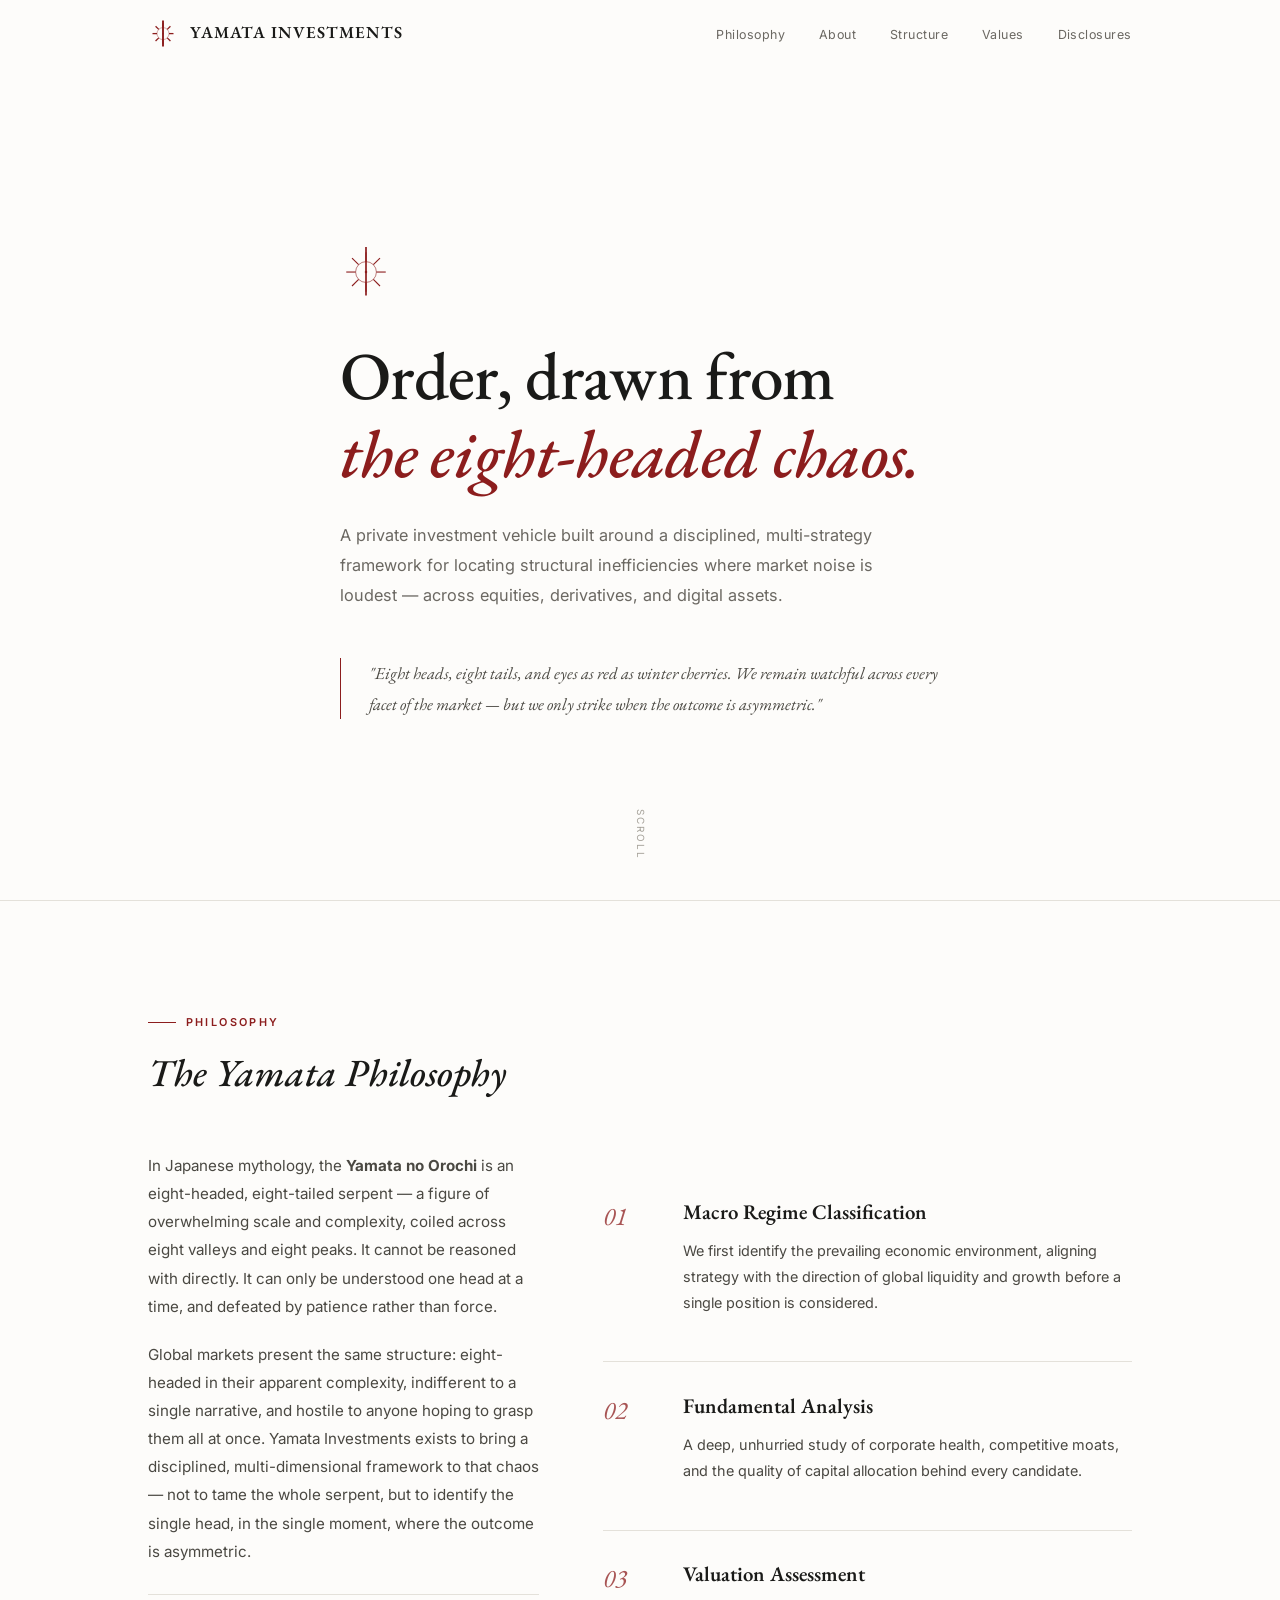
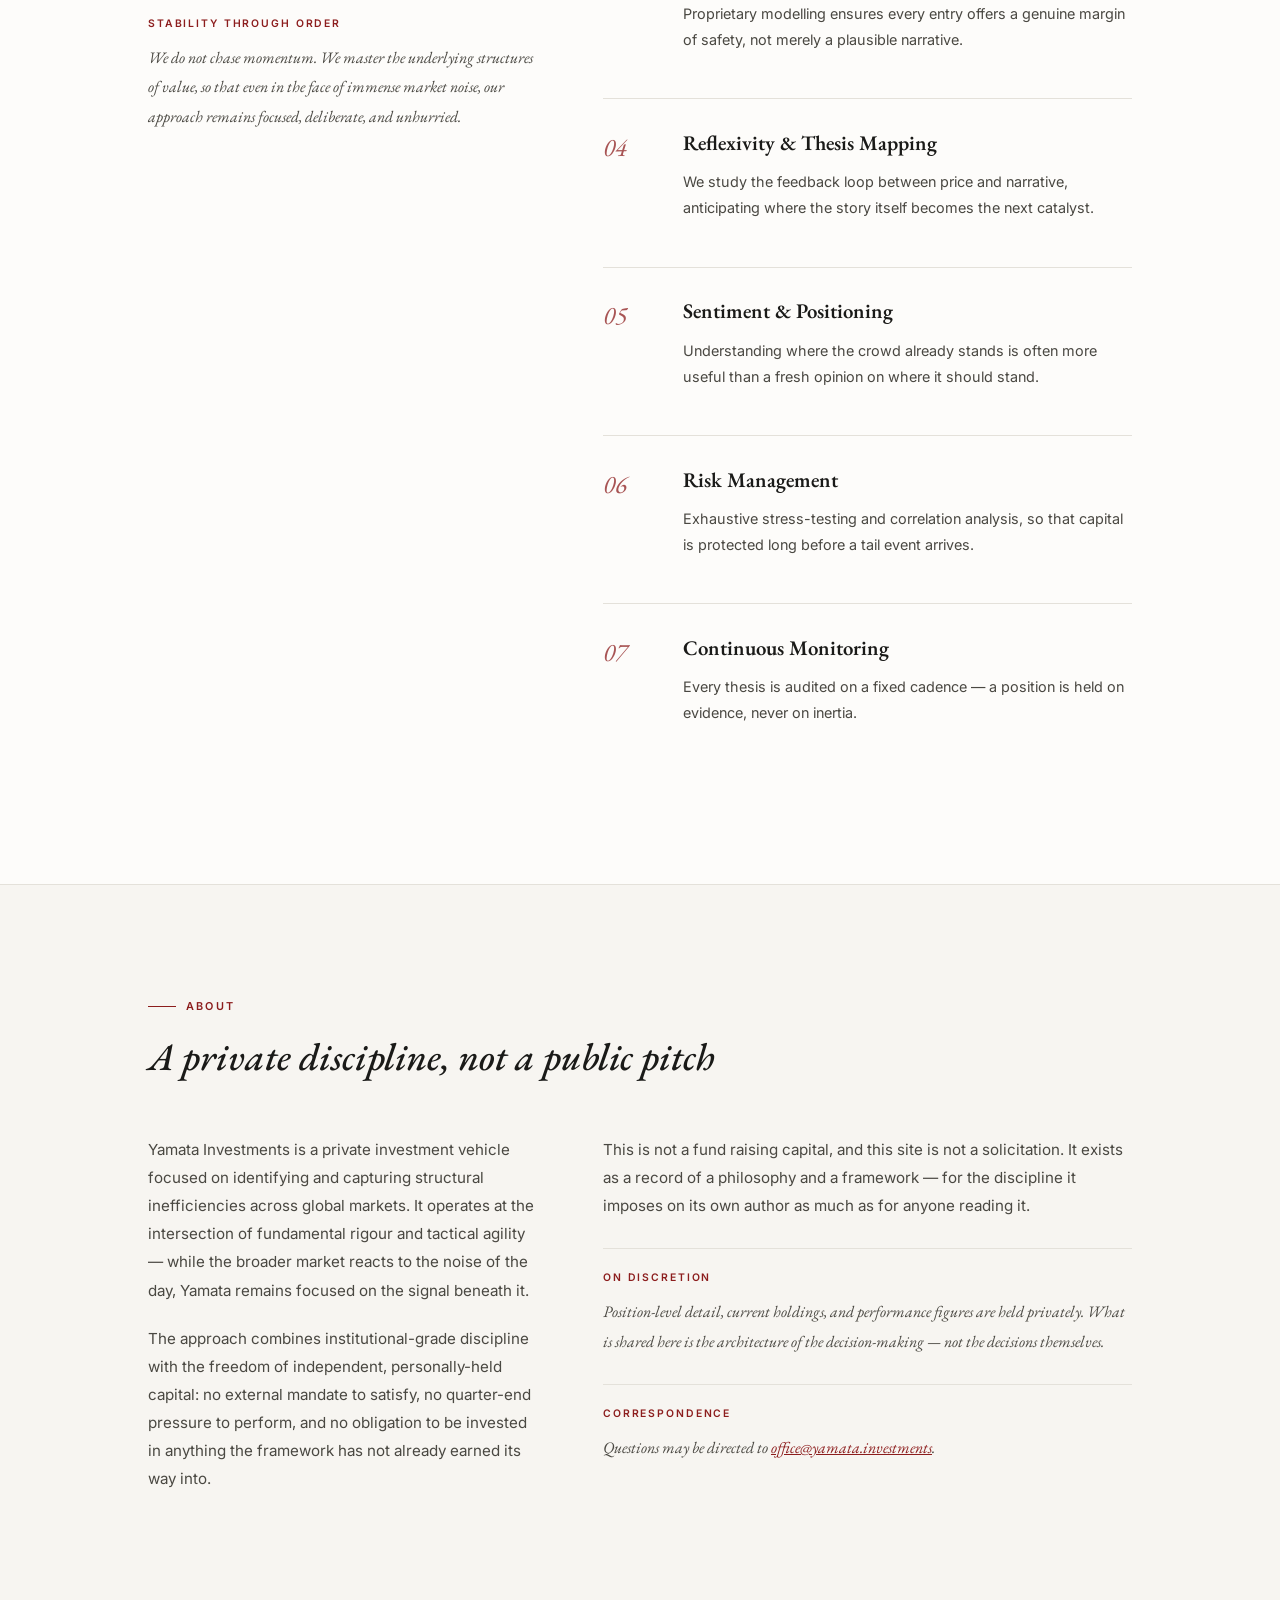
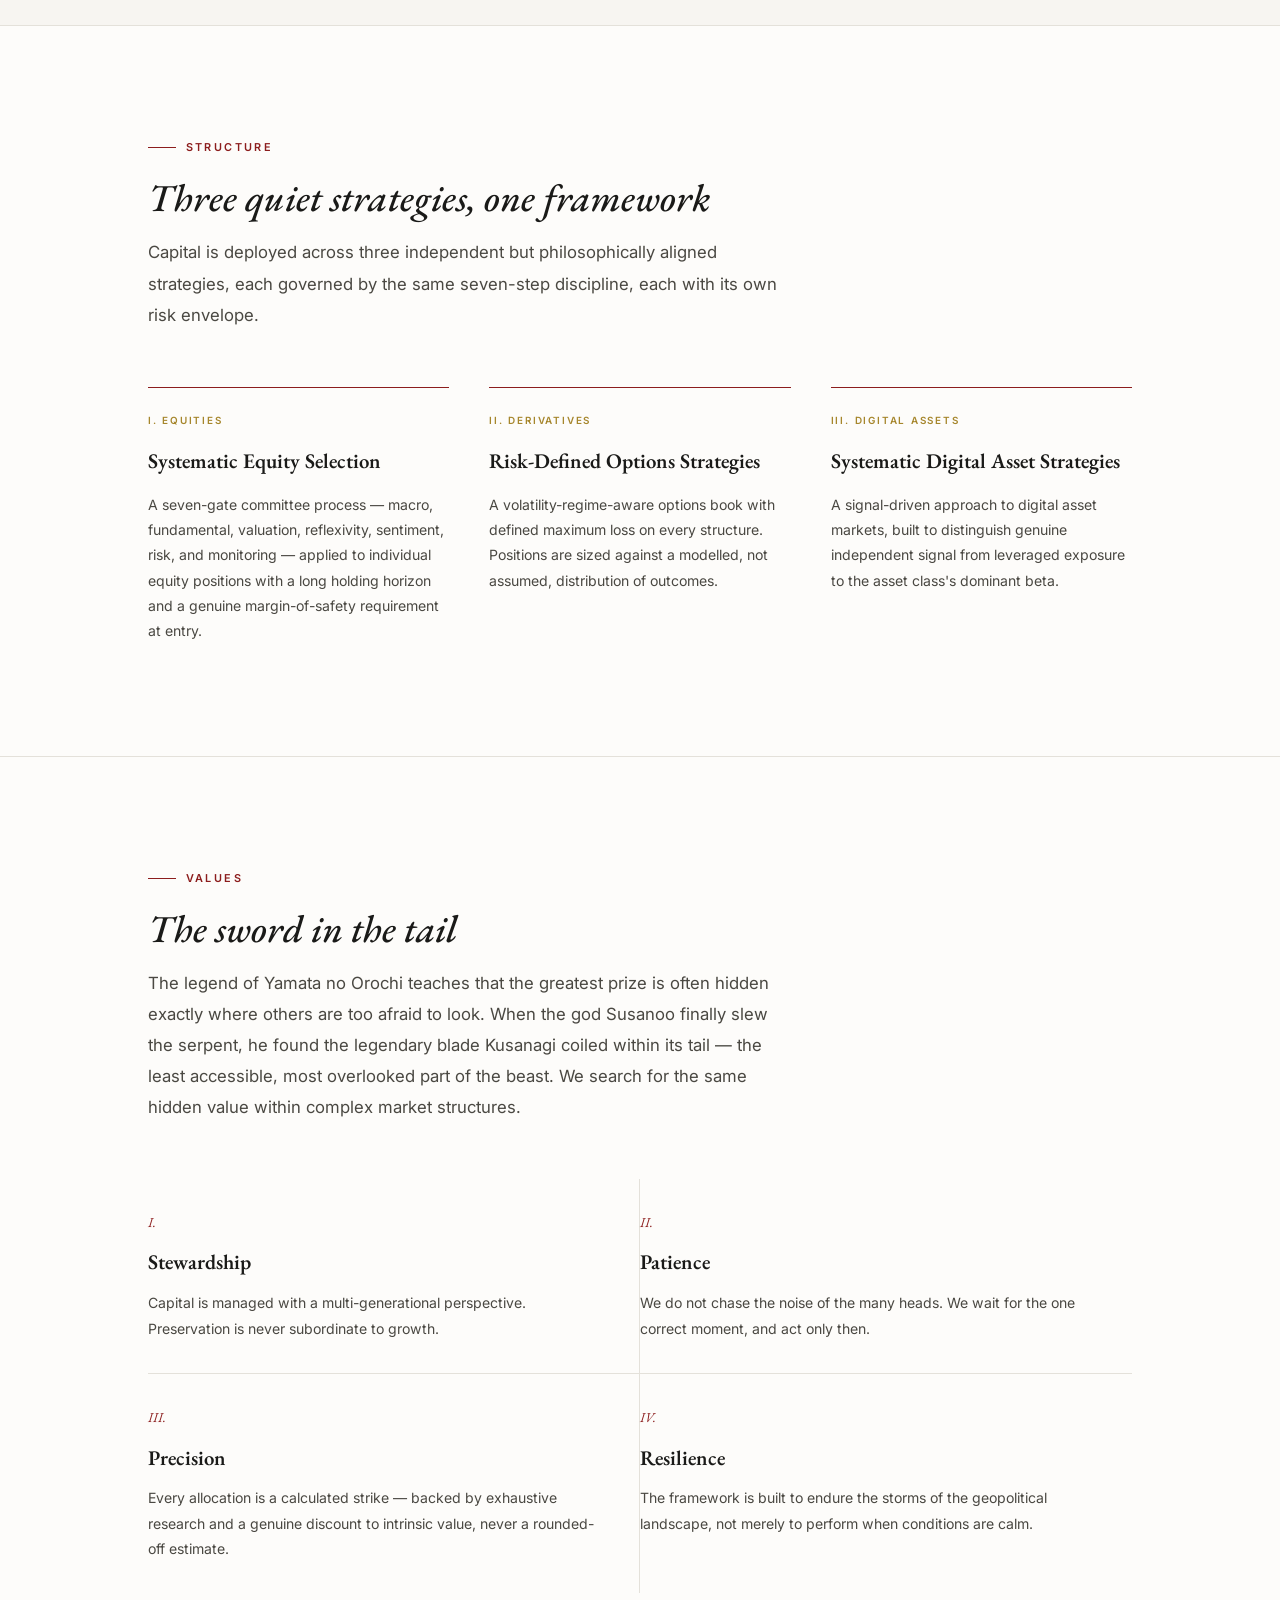
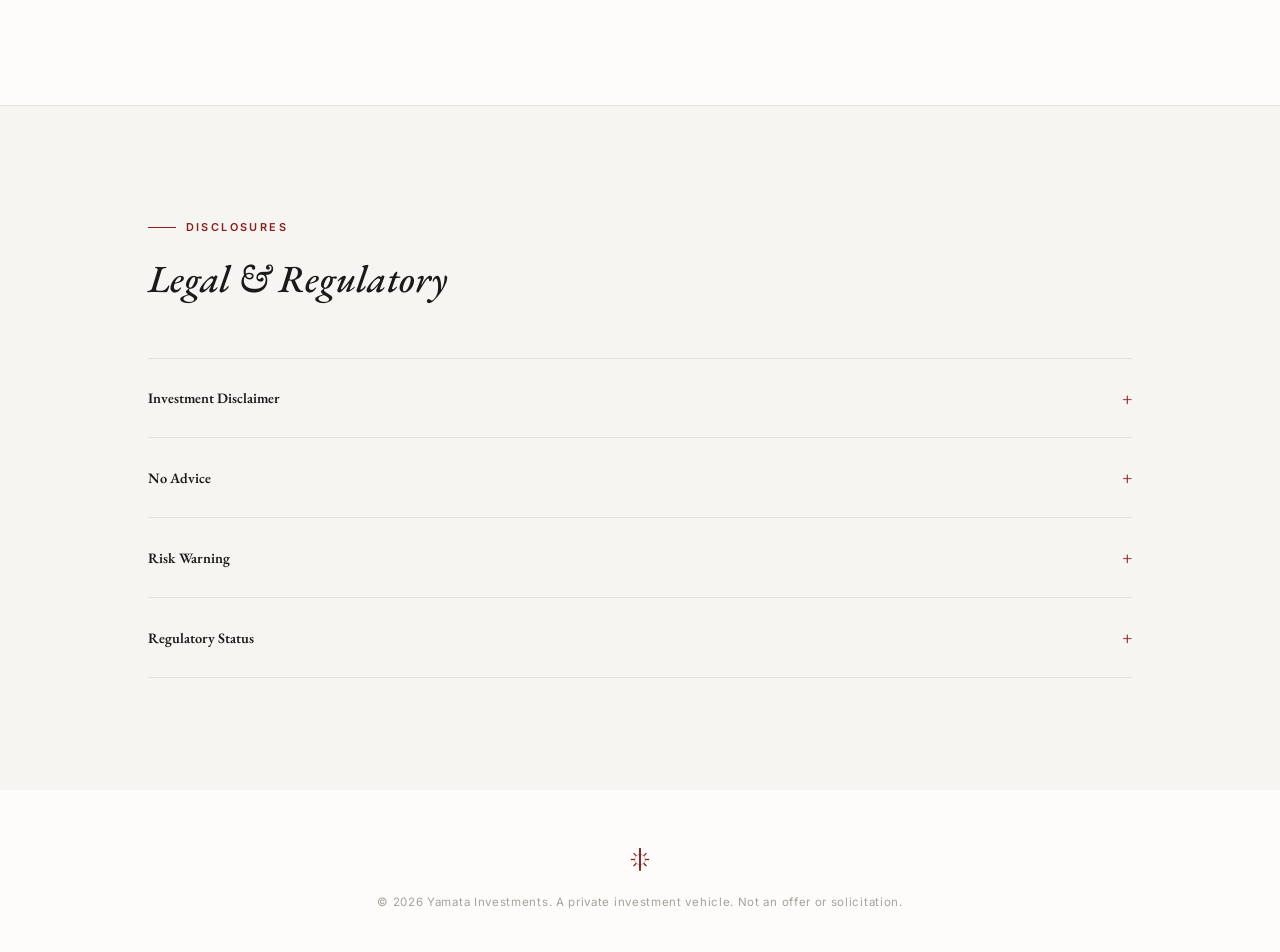
<file: index.html>
<!DOCTYPE html>
<html lang="en">
<head>
<meta charset="UTF-8">
<meta name="viewport" content="width=device-width, initial-scale=1.0">
<title>Yamata Investments — Order from Complexity</title>
<meta name="description" content="A private investment firm built around a disciplined, multi-strategy framework for capturing structural inefficiencies in global markets.">
<meta name="theme-color" content="#FDFCFA">
<link rel="preconnect" href="https://fonts.googleapis.com">
<link rel="preconnect" href="https://fonts.gstatic.com" crossorigin>
<link href="https://fonts.googleapis.com/css2?family=EB+Garamond:ital,wght@0,400;0,500;0,600;1,400&family=Inter:wght@300;400;500;600&display=swap" rel="stylesheet">
<style>
*,*::before,*::after{box-sizing:border-box;margin:0;padding:0}
html{scroll-behavior:smooth;font-size:16px}
body{background:#FDFCFA;color:#1A1A18;font-family:'Inter',-apple-system,BlinkMacSystemFont,sans-serif;font-weight:400;line-height:1.75;-webkit-font-smoothing:antialiased;overflow-x:hidden}
::selection{background:#8C1D1D22;color:#1A1A18}
a{color:inherit}
h1,h2,h3,h4{font-family:'EB Garamond',Georgia,serif;font-weight:500;color:#1A1A18}
h1{font-size:clamp(2.2rem,6vw,4.2rem);line-height:1.15;letter-spacing:-.01em}
h2{font-size:clamp(1.6rem,3.4vw,2.4rem);line-height:1.25;font-style:italic;font-weight:500}
h3{font-size:clamp(1.05rem,1.8vw,1.3rem);font-weight:600;font-style:normal}
p{color:#4A4842}
.container{max-width:1080px;margin:0 auto;padding:0 clamp(1.5rem,4vw,3rem)}
.eyebrow{font-family:'Inter',sans-serif;font-size:.68rem;text-transform:uppercase;letter-spacing:.22em;color:#8C1D1D;font-weight:600;margin-bottom:1rem;display:flex;align-items:center;gap:.6rem}
.eyebrow .rule{width:28px;height:1px;background:#8C1D1D}

/* ── Logo mark ─────────────────────────────────────────────────── */
.mark{color:#8C1D1D;display:block}
.mark path,.mark line{vector-effect:non-scaling-stroke}

/* ── Nav ───────────────────────────────────────────────────────── */
nav{position:fixed;top:0;left:0;right:0;z-index:999;background:rgba(253,252,250,.88);backdrop-filter:blur(10px);border-bottom:1px solid transparent;transition:border-color .3s ease;padding:1.1rem 0}
nav.scrolled{border-bottom-color:#E4E1DA}
nav .container{display:flex;justify-content:space-between;align-items:center}
.nav-brand{display:flex;align-items:center;gap:.75rem;text-decoration:none}
.nav-brand span{font-family:'EB Garamond',serif;font-size:1.05rem;letter-spacing:.06em;font-weight:600;color:#1A1A18}
.nav-toggle{display:none}
.nav-links{display:flex;align-items:center;gap:2.1rem;list-style:none}
.nav-links a{text-decoration:none;font-size:.78rem;letter-spacing:.04em;color:#6B6862;transition:color .2s ease;position:relative}
.nav-links a:hover,.nav-links a.active{color:#1A1A18}
.nav-links a.active::after{content:'';position:absolute;left:0;right:0;bottom:-6px;height:1px;background:#8C1D1D}

/* ── Hero ──────────────────────────────────────────────────────── */
.hero{min-height:100vh;display:flex;flex-direction:column;justify-content:center;padding:9rem 0 5rem;position:relative}
.hero .mark-hero{margin-bottom:2.5rem}
.hero h1{max-width:820px}
.hero h1 em{font-style:italic;color:#8C1D1D}
.hero-sub{max-width:560px;margin-top:1.75rem;font-size:1.02rem;color:#6B6862;line-height:1.85}
.hero-quote{margin-top:3rem;padding-left:1.75rem;border-left:1px solid #8C1D1D;max-width:600px}
.hero-quote p{font-family:'EB Garamond',serif;font-style:italic;font-size:1.05rem;color:#4A4842;line-height:1.8}
.scroll-hint{position:absolute;bottom:2.5rem;left:0;right:0;display:flex;justify-content:center}
.scroll-hint span{font-size:.62rem;letter-spacing:.2em;text-transform:uppercase;color:#A6A29A;writing-mode:vertical-rl}

/* ── Sections ──────────────────────────────────────────────────── */
.section{padding:7rem 0;border-top:1px solid #E4E1DA;position:relative}
.section-alt{background:#F7F5F1}
.section-head{max-width:640px;margin-bottom:3.5rem}
.section-head h2{margin-top:.25rem}
.lede{font-size:1.05rem;color:#4A4842;max-width:680px;margin-bottom:2.5rem;line-height:1.85}

/* ── Two column ────────────────────────────────────────────────── */
.split{display:grid;grid-template-columns:.85fr 1.15fr;gap:4rem;align-items:start}
.split p{margin-bottom:1.25rem;font-size:.95rem;line-height:1.85}
.pull{border-top:1px solid #E4E1DA;padding-top:1.25rem;margin-top:1.75rem}
.pull span{display:block;font-size:.65rem;text-transform:uppercase;letter-spacing:.18em;color:#8C1D1D;font-weight:600;margin-bottom:.6rem}
.pull p{font-family:'EB Garamond',serif;font-style:italic;font-size:1rem;color:#4A4842}

/* ── Numbered framework list ───────────────────────────────────── */
.framework-list{counter-reset:fw;margin-top:1rem}
.framework-item{display:grid;grid-template-columns:3.5rem 1fr;gap:1.5rem;padding:1.6rem 0;border-top:1px solid #E4E1DA}
.framework-item:first-child{border-top:none}
.framework-num{font-family:'EB Garamond',serif;font-size:1.6rem;color:#8C1D1D;font-style:italic;opacity:.75}
.framework-item h3{margin-bottom:.5rem}
.framework-item p{font-size:.9rem;line-height:1.8}

/* ── Pillars grid (Structure) ──────────────────────────────────── */
.pillars{display:grid;grid-template-columns:repeat(3,1fr);gap:2.5rem}
.pillar{padding-top:1.5rem;border-top:1px solid #8C1D1D}
.pillar .tag{font-size:.62rem;text-transform:uppercase;letter-spacing:.18em;color:#A6862C;font-weight:600;margin-bottom:.9rem}
.pillar h3{margin-bottom:.75rem}
.pillar p{font-size:.88rem;line-height:1.8}

/* ── Values grid ───────────────────────────────────────────────── */
.values-grid{display:grid;grid-template-columns:repeat(2,1fr);gap:0}
.value-item{padding:2rem 2.5rem 2rem 0;border-top:1px solid #E4E1DA}
.value-item:nth-child(odd){border-right:1px solid #E4E1DA}
.value-item:nth-child(-n+2){border-top:none}
.value-item .val-num{font-family:'EB Garamond',serif;font-style:italic;color:#8C1D1D;font-size:.85rem;margin-bottom:.6rem;display:block}
.value-item h3{margin-bottom:.6rem}
.value-item p{font-size:.88rem;line-height:1.8}

/* ── Disclosures (accordion) ───────────────────────────────────── */
.disclosure{border-top:1px solid #E4E1DA;padding:1.5rem 0;cursor:pointer}
.disclosure:last-child{border-bottom:1px solid #E4E1DA}
.disclosure h3{font-size:.9rem;display:flex;justify-content:space-between;align-items:center}
.disclosure h3 .toggle{color:#8C1D1D;font-family:'EB Garamond',serif;font-size:1.1rem;font-weight:400;transition:transform .3s ease}
.disclosure.active h3 .toggle{transform:rotate(45deg)}
.disclosure-body{max-height:0;overflow:hidden;transition:max-height .4s ease}
.disclosure.active .disclosure-body{max-height:400px;padding-top:1rem}
.disclosure-body p{font-size:.85rem;line-height:1.85;margin-bottom:.9rem;color:#6B6862}

/* ── Footer ────────────────────────────────────────────────────── */
footer{padding:3.5rem 0 2.5rem;text-align:center}
footer .mark{margin:0 auto 1.25rem}
footer p{font-size:.72rem;letter-spacing:.06em;color:#A6A29A}

/* ── Fade in ───────────────────────────────────────────────────── */
.fade-in{opacity:0;transform:translateY(18px);transition:opacity .7s ease,transform .7s ease}
.fade-in.visible{opacity:1;transform:translateY(0)}

/* ── Responsive ────────────────────────────────────────────────── */
@media(max-width:900px){
  .split{grid-template-columns:1fr;gap:2rem}
  .pillars{grid-template-columns:1fr;gap:2rem}
  .values-grid{grid-template-columns:1fr}
  .value-item:nth-child(odd){border-right:none}
  .value-item:nth-child(-n+2){border-top:1px solid #E4E1DA}
  .value-item:first-child{border-top:none}
}
@media(max-width:768px){
  .nav-toggle{display:flex;flex-direction:column;gap:5px;background:none;border:none;cursor:pointer;padding:4px}
  .nav-toggle span{width:20px;height:1.5px;background:#1A1A18}
  .nav-links{position:fixed;top:60px;left:0;right:0;background:#FDFCFA;flex-direction:column;align-items:flex-start;gap:0;padding:0 1.5rem;border-bottom:1px solid #E4E1DA;transform:translateY(-110%);opacity:0;pointer-events:none;transition:transform .3s ease,opacity .3s ease}
  .nav-links.open{transform:translateY(0);opacity:1;pointer-events:all}
  .nav-links a{width:100%;padding:1rem 0;border-top:1px solid #E4E1DA}
  .nav-links a:first-child{border-top:none}
  .section{padding:4.5rem 0}
  .hero{padding:7rem 0 4rem}
}
</style>
</head>
<body>

<!-- NAV -->
<nav id="navbar">
  <div class="container">
    <a href="#hero" class="nav-brand">
      <svg class="mark" width="30" height="30" viewBox="0 0 100 100" aria-hidden="true">
        <circle cx="50" cy="52" r="20" fill="none" stroke="currentColor" stroke-width="1.3"/>
        <g stroke="currentColor" stroke-width="1.3">
          <line x1="50" y1="32" x2="50" y2="17" transform="rotate(0 50 52)"/>
          <line x1="50" y1="32" x2="50" y2="17" transform="rotate(45 50 52)"/>
          <line x1="50" y1="32" x2="50" y2="17" transform="rotate(90 50 52)"/>
          <line x1="50" y1="32" x2="50" y2="17" transform="rotate(135 50 52)"/>
          <line x1="50" y1="32" x2="50" y2="17" transform="rotate(180 50 52)"/>
          <line x1="50" y1="32" x2="50" y2="17" transform="rotate(225 50 52)"/>
          <line x1="50" y1="32" x2="50" y2="17" transform="rotate(270 50 52)"/>
          <line x1="50" y1="32" x2="50" y2="17" transform="rotate(315 50 52)"/>
        </g>
        <line x1="50" y1="8" x2="50" y2="95" stroke="currentColor" stroke-width="1.9"/>
        <circle cx="50" cy="52" r="2.2" fill="currentColor"/>
      </svg>
      <span>YAMATA INVESTMENTS</span>
    </a>
    <button class="nav-toggle" id="navToggle" aria-label="Toggle navigation"><span></span><span></span><span></span></button>
    <ul class="nav-links" id="navLinks">
      <li><a href="#philosophy">Philosophy</a></li>
      <li><a href="#about">About</a></li>
      <li><a href="#structure">Structure</a></li>
      <li><a href="#values">Values</a></li>
      <li><a href="#disclosures">Disclosures</a></li>
    </ul>
  </div>
</nav>

<!-- HERO -->
<section class="hero" id="hero">
  <div class="container">
    <div class="mark-hero">
      <svg class="mark" width="52" height="52" viewBox="0 0 100 100" aria-hidden="true">
        <circle cx="50" cy="52" r="20" fill="none" stroke="currentColor" stroke-width="1.1"/>
        <g stroke="currentColor" stroke-width="1.1">
          <line x1="50" y1="32" x2="50" y2="14" transform="rotate(0 50 52)"/>
          <line x1="50" y1="32" x2="50" y2="14" transform="rotate(45 50 52)"/>
          <line x1="50" y1="32" x2="50" y2="14" transform="rotate(90 50 52)"/>
          <line x1="50" y1="32" x2="50" y2="14" transform="rotate(135 50 52)"/>
          <line x1="50" y1="32" x2="50" y2="14" transform="rotate(180 50 52)"/>
          <line x1="50" y1="32" x2="50" y2="14" transform="rotate(225 50 52)"/>
          <line x1="50" y1="32" x2="50" y2="14" transform="rotate(270 50 52)"/>
          <line x1="50" y1="32" x2="50" y2="14" transform="rotate(315 50 52)"/>
        </g>
        <line x1="50" y1="4" x2="50" y2="97" stroke="currentColor" stroke-width="1.7"/>
        <circle cx="50" cy="52" r="2.4" fill="currentColor"/>
      </svg>
    </div>
    <h1 class="fade-in visible">Order, drawn from<br><em>the eight-headed chaos.</em></h1>
    <p class="hero-sub fade-in visible">A private investment vehicle built around a disciplined, multi-strategy framework for locating structural inefficiencies where market noise is loudest — across equities, derivatives, and digital assets.</p>
    <div class="hero-quote fade-in visible">
      <p>"Eight heads, eight tails, and eyes as red as winter cherries. We remain watchful across every facet of the market — but we only strike when the outcome is asymmetric."</p>
    </div>
  </div>
  <div class="scroll-hint"><span>SCROLL</span></div>
</section>

<!-- PHILOSOPHY -->
<section class="section" id="philosophy">
  <div class="container">
    <div class="section-head fade-in">
      <div class="eyebrow"><span class="rule"></span>Philosophy</div>
      <h2>The Yamata Philosophy</h2>
    </div>
    <div class="split">
      <div class="fade-in">
        <p>In Japanese mythology, the <strong>Yamata no Orochi</strong> is an eight-headed, eight-tailed serpent — a figure of overwhelming scale and complexity, coiled across eight valleys and eight peaks. It cannot be reasoned with directly. It can only be understood one head at a time, and defeated by patience rather than force.</p>
        <p>Global markets present the same structure: eight-headed in their apparent complexity, indifferent to a single narrative, and hostile to anyone hoping to grasp them all at once. Yamata Investments exists to bring a disciplined, multi-dimensional framework to that chaos — not to tame the whole serpent, but to identify the single head, in the single moment, where the outcome is asymmetric.</p>
        <div class="pull">
          <span>Stability Through Order</span>
          <p>We do not chase momentum. We master the underlying structures of value, so that even in the face of immense market noise, our approach remains focused, deliberate, and unhurried.</p>
        </div>
      </div>
      <div class="fade-in">
        <div class="framework-list">
          <div class="framework-item">
            <div class="framework-num">01</div>
            <div><h3>Macro Regime Classification</h3><p>We first identify the prevailing economic environment, aligning strategy with the direction of global liquidity and growth before a single position is considered.</p></div>
          </div>
          <div class="framework-item">
            <div class="framework-num">02</div>
            <div><h3>Fundamental Analysis</h3><p>A deep, unhurried study of corporate health, competitive moats, and the quality of capital allocation behind every candidate.</p></div>
          </div>
          <div class="framework-item">
            <div class="framework-num">03</div>
            <div><h3>Valuation Assessment</h3><p>Proprietary modelling ensures every entry offers a genuine margin of safety, not merely a plausible narrative.</p></div>
          </div>
          <div class="framework-item">
            <div class="framework-num">04</div>
            <div><h3>Reflexivity &amp; Thesis Mapping</h3><p>We study the feedback loop between price and narrative, anticipating where the story itself becomes the next catalyst.</p></div>
          </div>
          <div class="framework-item">
            <div class="framework-num">05</div>
            <div><h3>Sentiment &amp; Positioning</h3><p>Understanding where the crowd already stands is often more useful than a fresh opinion on where it should stand.</p></div>
          </div>
          <div class="framework-item">
            <div class="framework-num">06</div>
            <div><h3>Risk Management</h3><p>Exhaustive stress-testing and correlation analysis, so that capital is protected long before a tail event arrives.</p></div>
          </div>
          <div class="framework-item">
            <div class="framework-num">07</div>
            <div><h3>Continuous Monitoring</h3><p>Every thesis is audited on a fixed cadence — a position is held on evidence, never on inertia.</p></div>
          </div>
        </div>
      </div>
    </div>
  </div>
</section>

<!-- ABOUT -->
<section class="section section-alt" id="about">
  <div class="container">
    <div class="section-head fade-in">
      <div class="eyebrow"><span class="rule"></span>About</div>
      <h2>A private discipline, not a public pitch</h2>
    </div>
    <div class="split">
      <div class="fade-in">
        <p>Yamata Investments is a private investment vehicle focused on identifying and capturing structural inefficiencies across global markets. It operates at the intersection of fundamental rigour and tactical agility — while the broader market reacts to the noise of the day, Yamata remains focused on the signal beneath it.</p>
        <p>The approach combines institutional-grade discipline with the freedom of independent, personally-held capital: no external mandate to satisfy, no quarter-end pressure to perform, and no obligation to be invested in anything the framework has not already earned its way into.</p>
      </div>
      <div class="fade-in">
        <p>This is not a fund raising capital, and this site is not a solicitation. It exists as a record of a philosophy and a framework — for the discipline it imposes on its own author as much as for anyone reading it.</p>
        <div class="pull">
          <span>On Discretion</span>
          <p>Position-level detail, current holdings, and performance figures are held privately. What is shared here is the architecture of the decision-making — not the decisions themselves.</p>
        </div>
        <div class="pull">
          <span>Correspondence</span>
          <p>Questions may be directed to <a href="mailto:office@yamata.investments" style="color:#8C1D1D">office@yamata.investments</a>.</p>
        </div>
      </div>
    </div>
  </div>
</section>

<!-- STRUCTURE -->
<section class="section" id="structure">
  <div class="container">
    <div class="section-head fade-in">
      <div class="eyebrow"><span class="rule"></span>Structure</div>
      <h2>Three quiet strategies, one framework</h2>
      <p class="lede" style="margin-top:1rem">Capital is deployed across three independent but philosophically aligned strategies, each governed by the same seven-step discipline, each with its own risk envelope.</p>
    </div>
    <div class="pillars">
      <div class="pillar fade-in">
        <div class="tag">I. Equities</div>
        <h3>Systematic Equity Selection</h3>
        <p>A seven-gate committee process — macro, fundamental, valuation, reflexivity, sentiment, risk, and monitoring — applied to individual equity positions with a long holding horizon and a genuine margin-of-safety requirement at entry.</p>
      </div>
      <div class="pillar fade-in">
        <div class="tag">II. Derivatives</div>
        <h3>Risk-Defined Options Strategies</h3>
        <p>A volatility-regime-aware options book with defined maximum loss on every structure. Positions are sized against a modelled, not assumed, distribution of outcomes.</p>
      </div>
      <div class="pillar fade-in">
        <div class="tag">III. Digital Assets</div>
        <h3>Systematic Digital Asset Strategies</h3>
        <p>A signal-driven approach to digital asset markets, built to distinguish genuine independent signal from leveraged exposure to the asset class's dominant beta.</p>
      </div>
    </div>
  </div>
</section>

<!-- VALUES -->
<section class="section" id="values">
  <div class="container">
    <div class="section-head fade-in">
      <div class="eyebrow"><span class="rule"></span>Values</div>
      <h2>The sword in the tail</h2>
      <p class="lede" style="margin-top:1rem">The legend of Yamata no Orochi teaches that the greatest prize is often hidden exactly where others are too afraid to look. When the god Susanoo finally slew the serpent, he found the legendary blade Kusanagi coiled within its tail — the least accessible, most overlooked part of the beast. We search for the same hidden value within complex market structures.</p>
    </div>
    <div class="values-grid">
      <div class="value-item fade-in">
        <span class="val-num">I.</span>
        <h3>Stewardship</h3>
        <p>Capital is managed with a multi-generational perspective. Preservation is never subordinate to growth.</p>
      </div>
      <div class="value-item fade-in">
        <span class="val-num">II.</span>
        <h3>Patience</h3>
        <p>We do not chase the noise of the many heads. We wait for the one correct moment, and act only then.</p>
      </div>
      <div class="value-item fade-in">
        <span class="val-num">III.</span>
        <h3>Precision</h3>
        <p>Every allocation is a calculated strike — backed by exhaustive research and a genuine discount to intrinsic value, never a rounded-off estimate.</p>
      </div>
      <div class="value-item fade-in">
        <span class="val-num">IV.</span>
        <h3>Resilience</h3>
        <p>The framework is built to endure the storms of the geopolitical landscape, not merely to perform when conditions are calm.</p>
      </div>
    </div>
  </div>
</section>

<!-- DISCLOSURES -->
<section class="section section-alt" id="disclosures">
  <div class="container">
    <div class="section-head fade-in">
      <div class="eyebrow"><span class="rule"></span>Disclosures</div>
      <h2>Legal &amp; Regulatory</h2>
    </div>
    <div class="fade-in">
      <div class="disclosure" onclick="this.classList.toggle('active')">
        <h3>Investment Disclaimer <span class="toggle">+</span></h3>
        <div class="disclosure-body">
          <p>Yamata Investments is a private investment vehicle managing the personally-held capital of a single individual. The content on this website is for informational purposes only and does not constitute an offer to sell, a solicitation of an offer to buy, or a recommendation of any security or other financial product. No third party may allocate capital to, or through, Yamata Investments on the basis of anything published here.</p>
        </div>
      </div>
      <div class="disclosure" onclick="this.classList.toggle('active')">
        <h3>No Advice <span class="toggle">+</span></h3>
        <div class="disclosure-body">
          <p>Nothing on this website constitutes investment, legal, tax, or other professional advice. Any decision made on the basis of information contained here is the sole responsibility of the reader.</p>
        </div>
      </div>
      <div class="disclosure" onclick="this.classList.toggle('active')">
        <h3>Risk Warning <span class="toggle">+</span></h3>
        <div class="disclosure-body">
          <p>Past performance is not indicative of future results. The value of investments, and the income derived from them, can fall as well as rise, and an investor may not get back the amount originally invested.</p>
        </div>
      </div>
      <div class="disclosure" onclick="this.classList.toggle('active')">
        <h3>Regulatory Status <span class="toggle">+</span></h3>
        <div class="disclosure-body">
          <p>Yamata Investments is not authorised, supervised, or regulated by the Financial Conduct Authority or any equivalent body, and nothing on this site is a financial promotion within the meaning of section 21 of the Financial Services and Markets Act 2000. It does not manage third-party capital and does not solicit investment from the public. Nothing on this site should be construed as an invitation or inducement to engage in investment activity.</p>
        </div>
      </div>
    </div>
  </div>
</section>

<!-- FOOTER -->
<footer>
  <div class="container">
    <svg class="mark" width="26" height="26" viewBox="0 0 100 100" aria-hidden="true" style="margin:0 auto 1.25rem">
      <circle cx="50" cy="52" r="20" fill="none" stroke="currentColor" stroke-width="1.3"/>
      <g stroke="currentColor" stroke-width="1.3">
        <line x1="50" y1="32" x2="50" y2="17" transform="rotate(0 50 52)"/>
        <line x1="50" y1="32" x2="50" y2="17" transform="rotate(45 50 52)"/>
        <line x1="50" y1="32" x2="50" y2="17" transform="rotate(90 50 52)"/>
        <line x1="50" y1="32" x2="50" y2="17" transform="rotate(135 50 52)"/>
        <line x1="50" y1="32" x2="50" y2="17" transform="rotate(180 50 52)"/>
        <line x1="50" y1="32" x2="50" y2="17" transform="rotate(225 50 52)"/>
        <line x1="50" y1="32" x2="50" y2="17" transform="rotate(270 50 52)"/>
        <line x1="50" y1="32" x2="50" y2="17" transform="rotate(315 50 52)"/>
      </g>
      <line x1="50" y1="8" x2="50" y2="95" stroke="currentColor" stroke-width="1.9"/>
      <circle cx="50" cy="52" r="2.2" fill="currentColor"/>
    </svg>
    <p>&copy; 2026 Yamata Investments. A private investment vehicle. Not an offer or solicitation.</p>
  </div>
</footer>

<script>
const navToggle=document.getElementById('navToggle');
const navLinks=document.getElementById('navLinks');
navToggle.addEventListener('click',()=>navLinks.classList.toggle('open'));
document.querySelectorAll('.nav-links a').forEach(a=>a.addEventListener('click',()=>navLinks.classList.remove('open')));

const observer=new IntersectionObserver((entries)=>{entries.forEach(e=>{if(e.isIntersecting)e.target.classList.add('visible')})},{threshold:0.1});
document.querySelectorAll('.fade-in').forEach(el=>observer.observe(el));

const secs=document.querySelectorAll('section[id]');
window.addEventListener('scroll',()=>{
  let cur='';
  secs.forEach(s=>{const t=s.offsetTop-160;if(window.scrollY>=t)cur=s.getAttribute('id')});
  document.querySelectorAll('.nav-links a').forEach(a=>a.classList.toggle('active',a.getAttribute('href')==='#'+cur));
});

const nb=document.getElementById('navbar');
window.addEventListener('scroll',()=>nb.classList.toggle('scrolled',window.scrollY>40));
</script>

</body>
</html>
</file>
